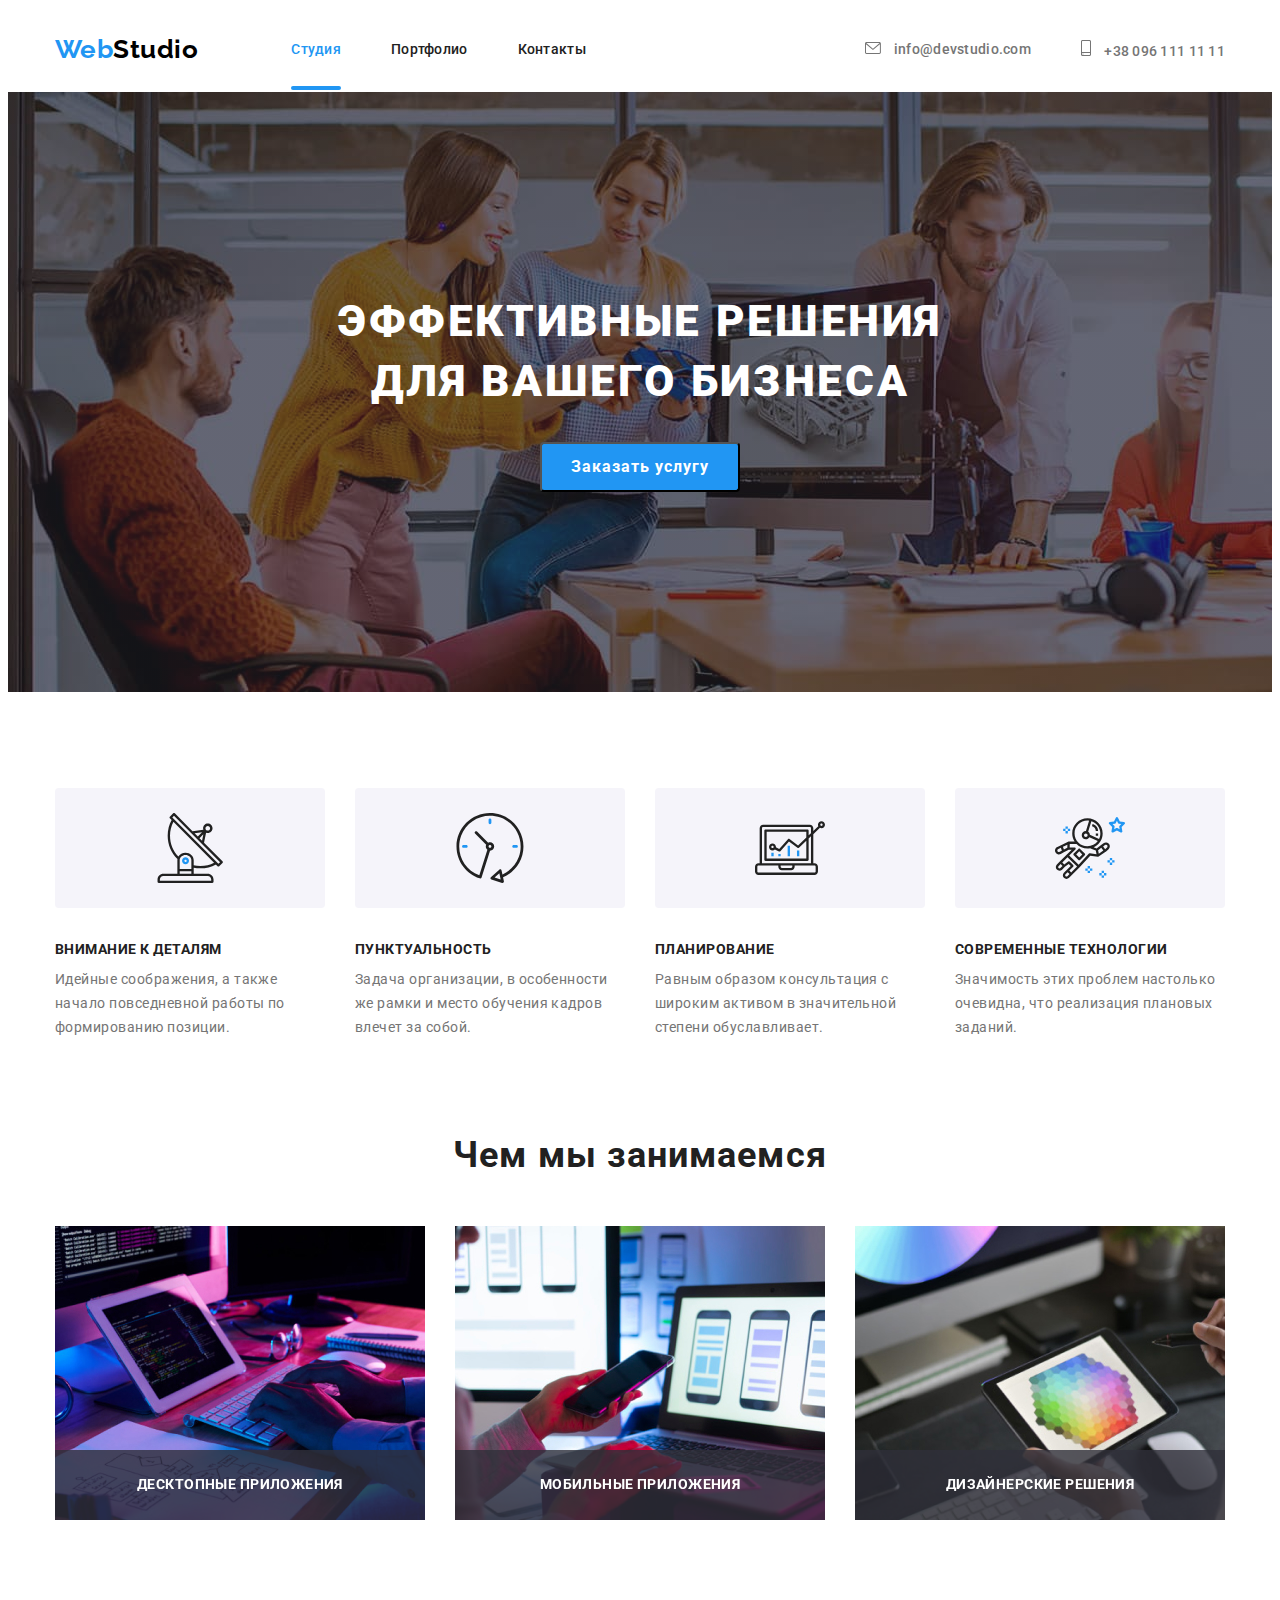
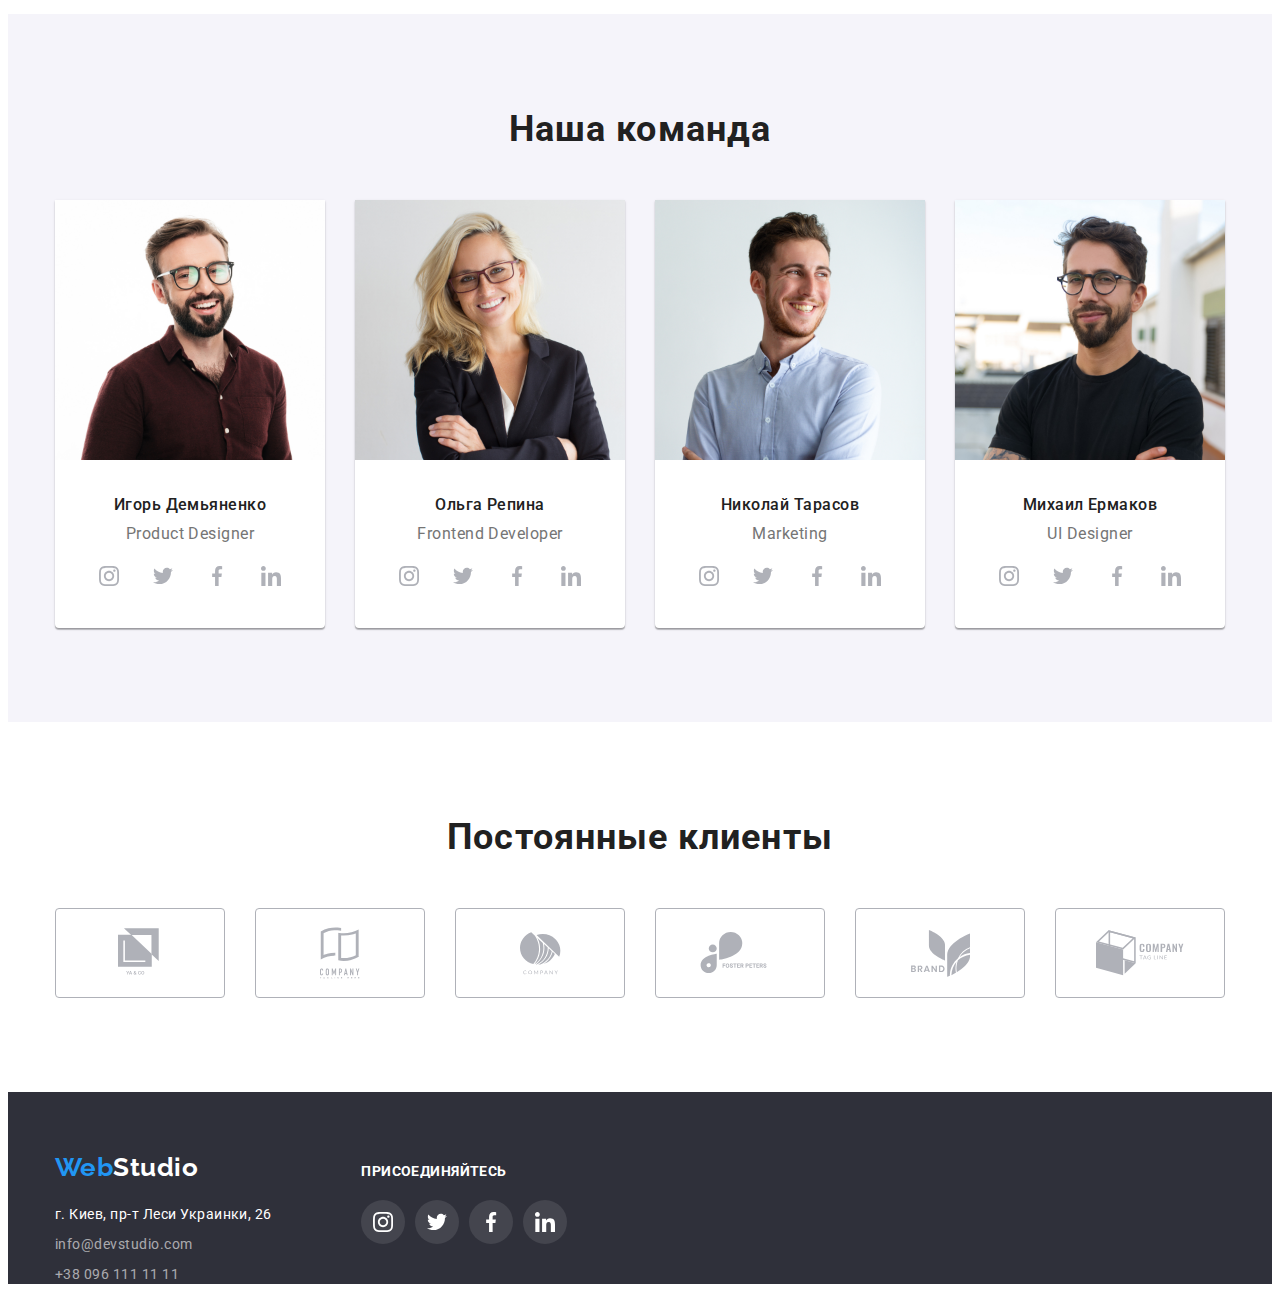
<file: index.html>
<!DOCTYPE html>
<html lang="ru">
  <head>
    <meta charset="UTF-8" />
    <meta name="viewport" content="width=device-width, initial-scale=1.0" />
    <title>Главная</title>
    <link
      rel="stylesheet"
      href="https://cdnjs.cloudflare.com/ajax/libs/modern-normalize/1.0.0/modern-normalize.css"
      integrity="sha512-Zx6MlUMKSVJoQ+83OwhdILe8cSEsCzfqThJd7J/VA2UrK6Ctj85p+xzqfyuNXE5B1k25uUdmJ2OzItbBy9GHAQ=="
      crossorigin="anonymous"
    />
    <link rel="preconnect" href="https://fonts.gstatic.com" />
    <link
      href="https://fonts.googleapis.com/css2?family=Raleway:wght@700&family=Roboto:wght@400;500;700;900&display=swap"
      rel="stylesheet"
    />
    <link rel="stylesheet" href="./css/styles.css" />
  </head>
  <body>
    <!-- шапка с навигацией -->

    <header class="header">
      <div class="container header-style">
        <nav class="nav-flex">
          <a href="./index.html" class="logo"
            >Web<span class="h-studio">Studio</span></a
          >
          <ul class="site-nav">
            <li class="item">
              <a href="./index.html" class="header-link current">Студия</a>
            </li>
            <li class="item">
              <a href="./portfolio.html" class="header-link">Портфолио</a>
            </li>
            <li class="item"><a href="#" class="header-link">Контакты</a></li>
          </ul>
        </nav>

        <ul class="container-contacts">
          <li class="item">
            <a
              href="mailto:info@devstudio.com"
              class="header-link contact-me mail"
            >
              <svg class="header-icon" width="16" height="12">
                <use href="./images/icons/symbol-defs.svg#mail"></use>
              </svg>
              info@devstudio.com</a
            >
          </li>
          <li class="item">
            <a href="tel:+380961111111" class="header-link contact-me tel">
              <svg class="header-icon" width="10" height="16">
                <use href="./images/icons/symbol-defs.svg#smartphone"></use>
              </svg>
              +38 096 111 11 11</a
            >
          </li>
        </ul>
      </div>
    </header>

    <main>
      <!--раздел-герой-->
      <section class="hero">
        <div class="hero-bg-img">
          <div class="container">
            <h1 class="hero-title">Эффективные решения для вашего бизнеса</h1>
            <button type="button" class="button" data-modal-open>
              Заказать услугу
            </button>
          </div>
        </div>
        <div class="backdrop is-hidden" data-modal>
          <div class="modal">
            <button class="close-modal" data-modal-close></button>
          </div>
        </div>
      </section>

      <!--особенности-->
      <section class="section section-features">
        <div class="container">
          <h2 class="section-title visually-hidden">Особенности</h2>
          <ul class="features-list">
            <li class="item antena">
              <h3 class="title">Внимание к деталям</h3>
              <p class="text">
                Идейные соображения, а также начало повседневной работы по
                формированию позиции.
              </p>
            </li>
            <li class="item clock">
              <h3 class="title">Пунктуальность</h3>
              <p class="text">
                Задача организации, в особенности же рамки и место обучения
                кадров влечет за собой.
              </p>
            </li>
            <li class="item diagram">
              <h3 class="title">Планирование</h3>
              <p class="text">
                Равным образом консультация с широким активом в значительной
                степени обуславливает.
              </p>
            </li>
            <li class="item astronaut">
              <h3 class="title">Современные технологии</h3>
              <p class="text">
                Значимость этих проблем настолько очевидна, что реализация
                плановых заданий.
              </p>
            </li>
          </ul>
        </div>
      </section>

      <!--чем-мы-занимаемся-->
      <section class="section work-description">
        <div class="container">
          <h2 class="section-title what-we-do">Чем мы занимаемся</h2>
          <ul class="description-list">
            <li class="item">
              <img
                src="./images/what-we-do/box_1.jpg"
                alt="програмист работает за рабочим столом, крупный план"
                width="370"
              />
              <div class="overlay">
                <p class="text">Десктопные приложения</p>
              </div>
            </li>
            <li class="item">
              <img
                src="./images/what-we-do/box_2.jpg"
                alt="веб дизайнер разрабатывает интерфейс программы для мобильного приложения"
                width="370"
              />
              <div class="overlay">
                <p class="text">Мобильные приложения</p>
              </div>
            </li>
            <li class="item">
              <img
                src="./images/what-we-do/box_3.jpg"
                alt="веб дизайнер выбирает цвет на графическом планшете"
                width="370"
              />
              <div class="overlay">
                <p class="text">Дизайнерские решения</p>
              </div>
            </li>
          </ul>
        </div>
      </section>

      <!--наша-команда-->
      <section class="our-team">
        <div class="container">
          <h2 class="section-title team">Наша команда</h2>
          <ul class="ot-list">
            <li class="item">
              <img
                src="./images/our-team/Игорь_Демьяненко.jpg"
                alt="белый улыбающийся мужчина в очках, брюнет тридцати лет с бородой"
                width="270"
              />
              <h3 class="title">Игорь Демьяненко</h3>
              <p class="position">Product Designer</p>
              <ul class="social-list">
                <li class="list">
                  <a
                    class="icon-link"
                    aria-label="instagram"
                    href="https://www.instagram.com/sviatoslav.vakarchuk/?hl=uk"
                  >
                    <svg class="social-icon" width="20" height="20">
                      <use
                        href="./images/icons/symbol-defs.svg#instagram"
                      ></use>
                    </svg>
                  </a>
                </li>
                <li class="list">
                  <a
                    class="icon-link"
                    aria-label="twitter"
                    href="https://twitter.com/s_vakarchuk?ref_src=twsrc%5Egoogle%7Ctwcamp%5Eserp%7Ctwgr%5Eauthor"
                  >
                    <svg class="social-icon" width="20" height="20">
                      <use href="./images/icons/symbol-defs.svg#twitter"></use>
                    </svg>
                  </a>
                </li>
                <li class="list">
                  <a
                    class="icon-link"
                    aria-label="facebook"
                    href="https://www.facebook.com/sviatoslav.vakarchuk/"
                  >
                    <svg class="social-icon" width="20" height="20">
                      <use href="./images/icons/symbol-defs.svg#facebook"></use>
                    </svg>
                  </a>
                </li>
                <li class="list">
                  <a
                    class="icon-link"
                    aria-label="linkedin"
                    href="https://ua.linkedin.com/"
                  >
                    <svg class="social-icon" width="20" height="20">
                      <use href="./images/icons/symbol-defs.svg#linkedin"></use>
                    </svg>
                  </a>
                </li>
              </ul>
            </li>
            <li class="item">
              <img
                src="./images/our-team/Ольга_Репина.jpg"
                alt="белая улыбающаяся женщина в очках, блондинка тридцати лет"
                width="270"
              />
              <h3 class="title">Ольга Репина</h3>
              <p class="position">Frontend Developer</p>
              <ul class="social-list">
                <li class="list">
                  <a
                    class="icon-link"
                    aria-label="instagram"
                    href="https://www.instagram.com/sviatoslav.vakarchuk/?hl=uk"
                  >
                    <svg class="social-icon" width="20" height="20">
                      <use
                        href="./images/icons/symbol-defs.svg#instagram"
                      ></use>
                    </svg>
                  </a>
                </li>
                <li class="list">
                  <a
                    class="icon-link"
                    aria-label="twitter"
                    href="https://twitter.com/s_vakarchuk?ref_src=twsrc%5Egoogle%7Ctwcamp%5Eserp%7Ctwgr%5Eauthor"
                  >
                    <svg class="social-icon" width="20" height="20">
                      <use href="./images/icons/symbol-defs.svg#twitter"></use>
                    </svg>
                  </a>
                </li>
                <li class="list">
                  <a
                    class="icon-link"
                    aria-label="facebook"
                    href="https://www.facebook.com/sviatoslav.vakarchuk/"
                  >
                    <svg class="social-icon" width="20" height="20">
                      <use href="./images/icons/symbol-defs.svg#facebook"></use>
                    </svg>
                  </a>
                </li>
                <li class="list">
                  <a
                    class="icon-link"
                    aria-label="linkedin"
                    href="https://ua.linkedin.com/"
                  >
                    <svg class="social-icon" width="20" height="20">
                      <use href="./images/icons/symbol-defs.svg#linkedin"></use>
                    </svg>
                  </a>
                </li>
              </ul>
            </li>
            <li class="item">
              <img
                src="./images/our-team/Николай_Тарасов.jpg"
                alt="белый улыбающийся мужчинах, брюнет тридцати лет с бородой"
                width="270"
              />
              <h3 class="title">Николай Тарасов</h3>
              <p class="position">Marketing</p>
              <ul class="social-list">
                <li class="list">
                  <a
                    class="icon-link"
                    aria-label="instagram"
                    href="https://www.instagram.com/sviatoslav.vakarchuk/?hl=uk"
                  >
                    <svg class="social-icon" width="20" height="20">
                      <use
                        href="./images/icons/symbol-defs.svg#instagram"
                      ></use>
                    </svg>
                  </a>
                </li>
                <li class="list">
                  <a
                    class="icon-link"
                    aria-label="twitter"
                    href="https://twitter.com/s_vakarchuk?ref_src=twsrc%5Egoogle%7Ctwcamp%5Eserp%7Ctwgr%5Eauthor"
                  >
                    <svg class="social-icon" width="20" height="20">
                      <use href="./images/icons/symbol-defs.svg#twitter"></use>
                    </svg>
                  </a>
                </li>
                <li class="list">
                  <a
                    class="icon-link"
                    aria-label="facebook"
                    href="https://www.facebook.com/sviatoslav.vakarchuk/"
                  >
                    <svg class="social-icon" width="20" height="20">
                      <use href="./images/icons/symbol-defs.svg#facebook"></use>
                    </svg>
                  </a>
                </li>
                <li class="list">
                  <a
                    class="icon-link"
                    aria-label="linkedin"
                    href="https://ua.linkedin.com/"
                  >
                    <svg class="social-icon" width="20" height="20">
                      <use href="./images/icons/symbol-defs.svg#linkedin"></use>
                    </svg>
                  </a>
                </li>
              </ul>
            </li>
            <li class="item">
              <img
                src="./images/our-team/Михаил_Ермаков.jpg"
                alt="белый мужчина в очках, брюнет тридцати лет с бородой"
                width="270"
              />
              <h3 class="title">Михаил Ермаков</h3>
              <p class="position">UI Designer</p>
              <ul class="social-list">
                <li class="list">
                  <a
                    class="icon-link"
                    aria-label="instagram"
                    href="https://www.instagram.com/sviatoslav.vakarchuk/?hl=uk"
                  >
                    <svg class="social-icon" width="20" height="20">
                      <use
                        href="./images/icons/symbol-defs.svg#instagram"
                      ></use>
                    </svg>
                  </a>
                </li>
                <li class="list">
                  <a
                    class="icon-link"
                    aria-label="twitter"
                    href="https://twitter.com/s_vakarchuk?ref_src=twsrc%5Egoogle%7Ctwcamp%5Eserp%7Ctwgr%5Eauthor"
                  >
                    <svg class="social-icon" width="20" height="20">
                      <use href="./images/icons/symbol-defs.svg#twitter"></use>
                    </svg>
                  </a>
                </li>
                <li class="list">
                  <a
                    class="icon-link"
                    aria-label="facebook"
                    href="https://www.facebook.com/sviatoslav.vakarchuk/"
                  >
                    <svg class="social-icon" width="20" height="20">
                      <use href="./images/icons/symbol-defs.svg#facebook"></use>
                    </svg>
                  </a>
                </li>
                <li class="list">
                  <a
                    class="icon-link"
                    aria-label="linkedin"
                    href="https://ua.linkedin.com/"
                  >
                    <svg class="social-icon" width="20" height="20">
                      <use href="./images/icons/symbol-defs.svg#linkedin"></use>
                    </svg>
                  </a>
                </li>
              </ul>
            </li>
          </ul>
        </div>
      </section>

      <!-- постоянные клиенты -->
      <section class="section">
        <div class="container-clients container">
          <h2 class="section-title">Постоянные клиенты</h2>
          <ul class="list-clients">
            <li class="item-client">
              <a class="link-client" href="/">
                <svg class="icon-client" width="45" height="50">
                  <use href="./images/icons/symbol-defs.svg#logo1"></use>
                </svg>
              </a>
            </li>
            <li class="item-client">
              <a class="link-client" href="/">
                <svg class="icon-client" width="40" height="52">
                  <use href="./images/icons/symbol-defs.svg#logo2"></use>
                </svg>
              </a>
            </li>
            <li class="item-client">
              <a class="link-client" href="/">
                <svg class="icon-client" width="41" height="43">
                  <use href="./images/icons/symbol-defs.svg#logo3"></use>
                </svg>
              </a>
            </li>
            <li class="item-client">
              <a class="link-client" href="/">
                <svg class="icon-client" width="80" height="42">
                  <use href="./images/icons/symbol-defs.svg#logo4"></use>
                </svg>
              </a>
            </li>
            <li class="item-client">
              <a class="link-client" href="/">
                <svg class="icon-client" width="59" height="47">
                  <use href="./images/icons/symbol-defs.svg#logo5"></use>
                </svg>
              </a>
            </li>
            <li class="item-client">
              <a class="link-client" href="/">
                <svg class="icon-client" width="88" height="46">
                  <use href="./images/icons/symbol-defs.svg#logo6"></use>
                </svg>
              </a>
            </li>
          </ul>
        </div>
      </section>
    </main>

    <!--подвал-->
    <footer class="footer">
      <div class="container">
        <div class="adress-box">
          <a href="./index.html" class="logo"
            >Web<span class="f-studio">Studio</span></a
          >
          <address class="adress">
            <span class="link">г. Киев, пр-т Леси Украинки, 26</span>
            <a class="link" href="mailto:info@devstudio.com"
              >info@devstudio.com</a
            >
            <a class="link" href="tel:+380961111111">+38 096 111 11 11</a>
          </address>
        </div>
        <div class="footer-social">
          <p class="join-in-social">присоединяйтесь</p>
          <ul class="social-list">
            <li class="list">
              <a
                class="icon-link"
                aria-label="instagram"
                href="https://www.instagram.com/sviatoslav.vakarchuk/?hl=uk"
              >
                <svg class="social-icon" width="20" height="20">
                  <use href="./images/icons/symbol-defs.svg#instagram"></use>
                </svg>
              </a>
            </li>
            <li class="list">
              <a
                class="icon-link"
                aria-label="twitter"
                href="https://twitter.com/s_vakarchuk?ref_src=twsrc%5Egoogle%7Ctwcamp%5Eserp%7Ctwgr%5Eauthor"
              >
                <svg class="social-icon" width="20" height="20">
                  <use href="./images/icons/symbol-defs.svg#twitter"></use>
                </svg>
              </a>
            </li>
            <li class="list">
              <a
                class="icon-link"
                aria-label="facebook"
                href="https://www.facebook.com/sviatoslav.vakarchuk/"
              >
                <svg class="social-icon" width="20" height="20">
                  <use href="./images/icons/symbol-defs.svg#facebook"></use>
                </svg>
              </a>
            </li>
            <li class="list">
              <a
                class="icon-link"
                aria-label="linkedin"
                href="https://ua.linkedin.com/"
              >
                <svg class="social-icon" width="20" height="20">
                  <use href="./images/icons/symbol-defs.svg#linkedin"></use>
                </svg>
              </a>
            </li>
          </ul>
        </div>
      </div>
    </footer>
    <script src="./js/modal.js"></script>
  </body>
</html>
</file>
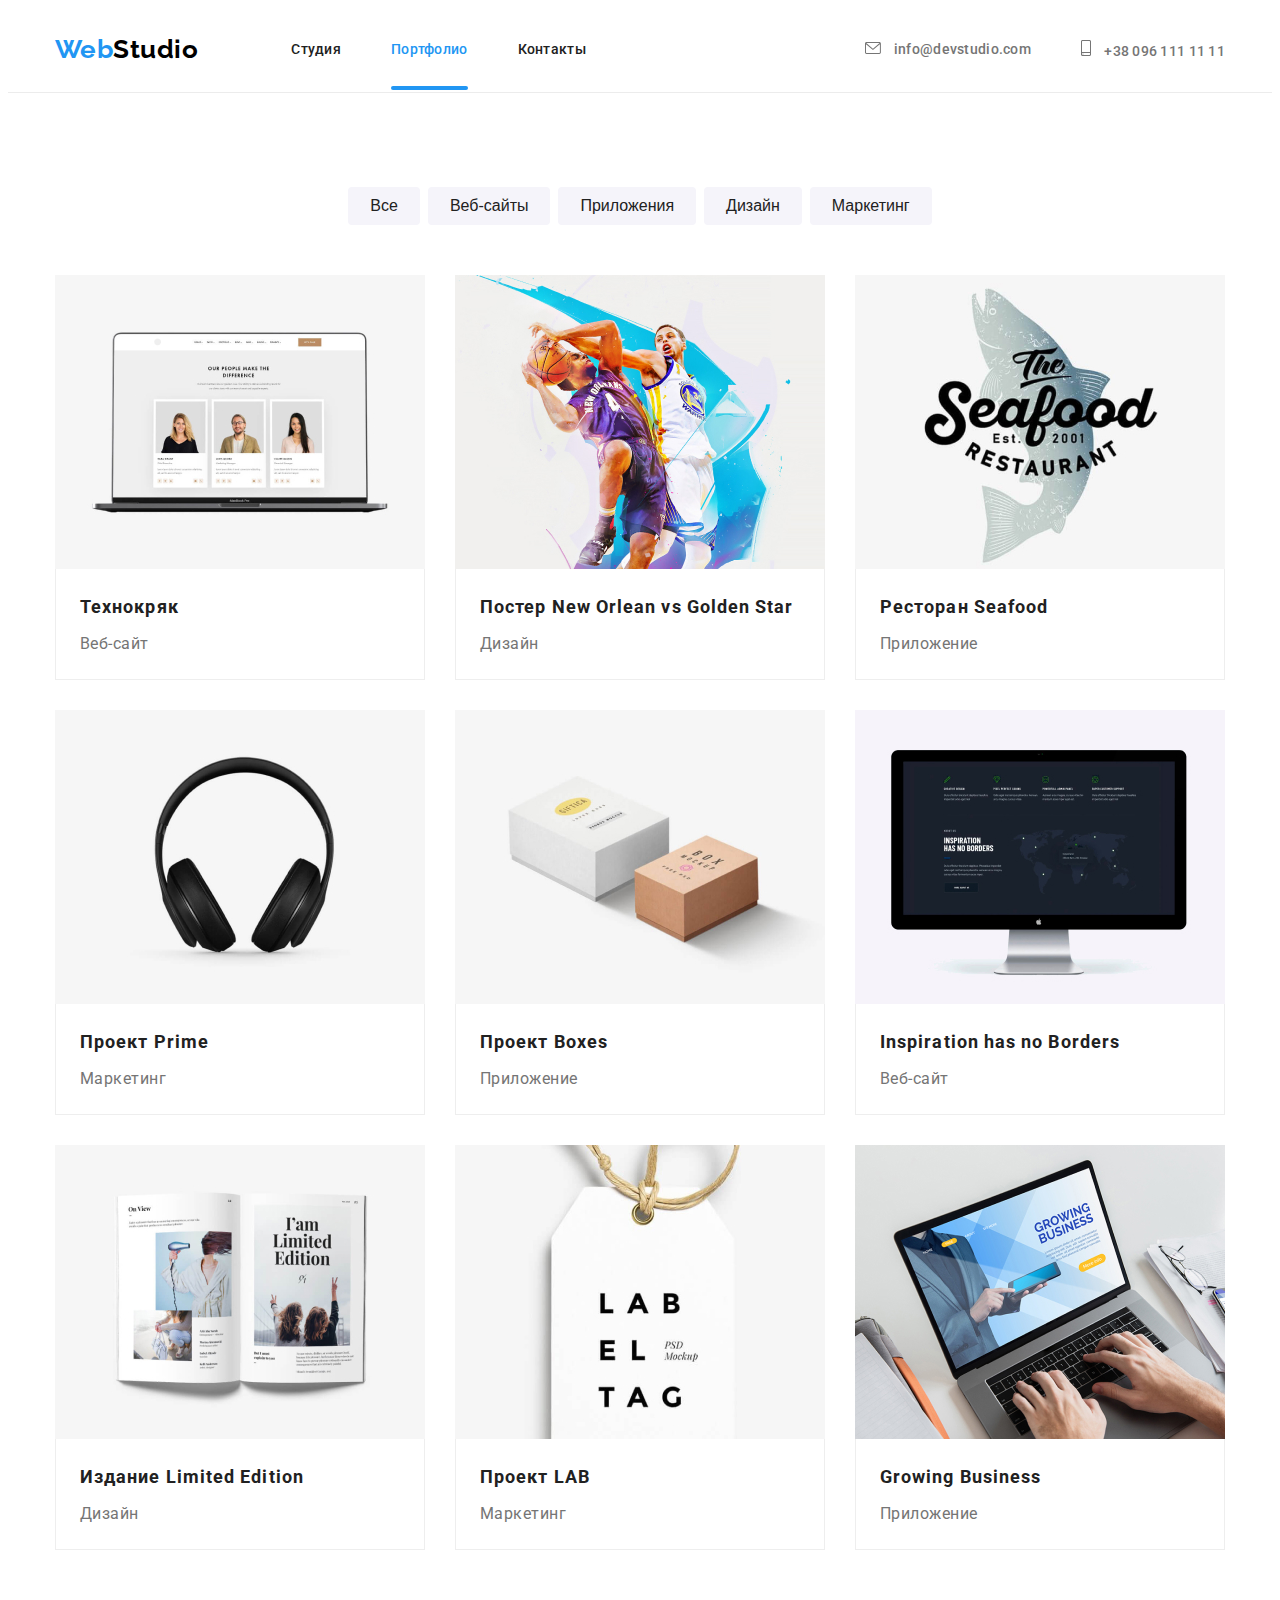
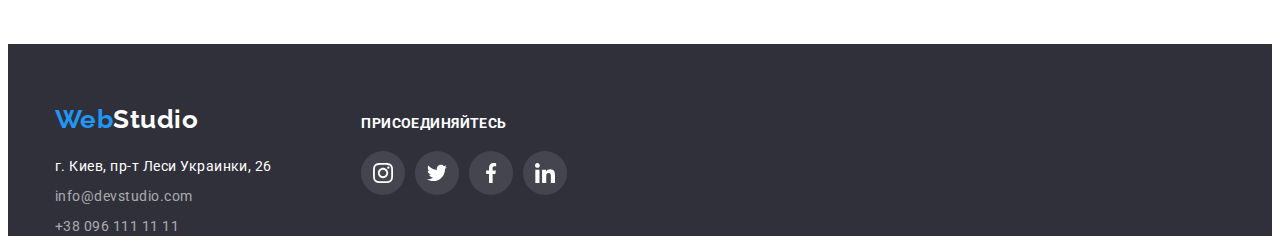
<file: portfolio.html>
<!DOCTYPE html>
<html lang="ru">
  <head>
    <meta charset="UTF-8" />
    <meta name="viewport" content="width=device-width, initial-scale=1.0" />
    <title>Портфолио</title>
    <link
      rel="stylesheet"
      href="https://cdnjs.cloudflare.com/ajax/libs/modern-normalize/1.0.0/modern-normalize.css"
      integrity="sha512-Zx6MlUMKSVJoQ+83OwhdILe8cSEsCzfqThJd7J/VA2UrK6Ctj85p+xzqfyuNXE5B1k25uUdmJ2OzItbBy9GHAQ=="
      crossorigin="anonymous"
    />
    <link rel="preconnect" href="https://fonts.gstatic.com" />
    <link
      href="https://fonts.googleapis.com/css2?family=Raleway:wght@700&family=Roboto:wght@400;500;700;900&display=swap"
      rel="stylesheet"
    />
    <link rel="stylesheet" href="./css/styles.css" />
  </head>
  <body>
    <!-- шапка с навигацией -->
    <header class="header header-line">
      <div class="container header-style">
        <nav class="nav-flex">
          <a href="./index.html" class="logo"
            >Web<span class="h-studio">Studio</span></a
          >
          <ul class="site-nav">
            <li class="item">
              <a href="./index.html" class="header-link">Студия</a>
            </li>
            <li class="item">
              <a href="./portfolio.html" class="header-link current"
                >Портфолио</a
              >
            </li>
            <li class="item"><a href="#" class="header-link">Контакты</a></li>
          </ul>
        </nav>
        <ul class="container-contacts">
          <li class="item">
            <a
              href="mailto:info@devstudio.com"
              class="header-link contact-me mail"
            >
              <svg class="header-icon" width="16" height="12">
                <use href="./images/icons/symbol-defs.svg#mail"></use>
              </svg>
              info@devstudio.com</a
            >
          </li>
          <li class="item">
            <a href="tel:+380961111111" class="header-link contact-me tel">
              <svg class="header-icon" width="10" height="16">
                <use href="./images/icons/symbol-defs.svg#smartphone"></use>
              </svg>
              +38 096 111 11 11</a
            >
          </li>
        </ul>
      </div>
    </header>

    <main>
      <section class="section portfolio-items">
        <div class="container">
          <h1 class="section-title visually-hidden">Портфолио</h1>
          <!-- кнопки фильтра -->

          <ul class="filter-items">
            <li class="item">
              <button type="button" class="button-secondary">Все</button>
            </li>
            <li class="item">
              <button type="button" class="button-secondary">Веб-сайты</button>
            </li>
            <li class="item">
              <button type="button" class="button-secondary">Приложения</button>
            </li>
            <li class="item">
              <button type="button" class="button-secondary">Дизайн</button>
            </li>
            <li class="item">
              <button type="button" class="button-secondary">Маркетинг</button>
            </li>
          </ul>

          <!-- ссылки на работы -->
          <h2 class="section-title visually-hidden">Примеры работ</h2>
          <ul class="portfolio-list">
            <li class="item">
              <a class="portfolio-link" href="#"
                ><div class="portfolio-image">
                  <img
                    src="./images/prtf/prtf1.jpg"
                    alt="Ноутбук с фотографиями людей"
                  />
                  <div class="overlay">
                    <p class="text-portfolio">
                      Технокряк это современная площадка распространения
                      коронавируса. Компании используют эту платформу для
                      цифрового шпионажа и атак на защищённые сервера
                      конкурентов.
                    </p>
                  </div>
                </div>
                <div class="item-description">
                  <h3 class="title">Технокряк</h3>
                  <p class="portfolio-index">Веб-сайт</p>
                </div></a
              >
            </li>
            <li class="item">
              <a class="portfolio-link" href="#"
                ><div class="portfolio-image">
                  <img
                    src="./images/prtf/prtf2.jpg"
                    alt="Два баскетболиста борются за мяч"
                  />
                  <div class="overlay">
                    <p class="text-portfolio">
                      Lorem ipsum dolor sit amet consectetur adipisicing elit.
                      Facilis officia tempora molestias commodi corporis. Sequi
                      laudantium amet deserunt at ipsa atque accusamus enim eos
                      ullam animi, consequatur tenetur perspiciatis
                      necessitatibus!
                    </p>
                  </div>
                </div>
                <div class="item-description">
                  <h3 class="title">Постер New Orlean vs Golden Star</h3>
                  <p class="portfolio-index">Дизайн</p>
                </div></a
              >
            </li>
            <li class="item">
              <a class="portfolio-link" href="#"
                ><div class="portfolio-image">
                  <img
                    src="./images/prtf/prtf3.jpg"
                    alt="Текст на фоне трафарета рыбы"
                  />
                  <div class="overlay">
                    <p class="text-portfolio">
                      Lorem ipsum dolor sit amet consectetur, adipisicing elit.
                      Inventore fuga accusamus eaque magnam soluta aut ducimus
                      dignissimos id blanditiis eveniet natus libero laboriosam
                      doloremque suscipit, optio vitae atque, dolorem non.
                    </p>
                  </div>
                </div>
                <div class="item-description">
                  <h3 class="title">Ресторан Seafood</h3>
                  <p class="portfolio-index">Приложение</p>
                </div></a
              >
            </li>
            <li class="item">
              <a class="portfolio-link" href="#"
                ><div class="portfolio-image">
                  <img src="./images/prtf/prtf4.jpg" alt="Наушники" />
                  <div class="overlay">
                    <p class="text-portfolio">
                      Lorem ipsum dolor sit amet consectetur, adipisicing elit.
                      Inventore fuga accusamus eaque magnam soluta aut ducimus
                      dignissimos id blanditiis eveniet natus libero laboriosam
                      doloremque suscipit, optio vitae atque, dolorem non.
                    </p>
                  </div>
                </div>
                <div class="item-description">
                  <h3 class="title">Проект Prime</h3>
                  <p class="portfolio-index">Маркетинг</p>
                </div></a
              >
            </li>
            <li class="item">
              <a class="portfolio-link" href="#"
                ><div class="portfolio-image">
                  <img
                    src="./images/prtf/prtf5.jpg"
                    alt="Две картонные коробки"
                  />
                  <div class="overlay">
                    <p class="text-portfolio">
                      Lorem ipsum dolor sit amet consectetur, adipisicing elit.
                      Inventore fuga accusamus eaque magnam soluta aut ducimus
                      dignissimos id blanditiis eveniet natus libero laboriosam
                      doloremque suscipit, optio vitae atque, dolorem non.
                    </p>
                  </div>
                </div>
                <div class="item-description">
                  <h3 class="title">Проект Boxes</h3>
                  <p class="portfolio-index">Приложение</p>
                </div></a
              >
            </li>
            <li class="item">
              <a class="portfolio-link" href="#"
                ><div class="portfolio-image">
                  <img src="./images/prtf/prtf6.jpg" alt="Монитор" />
                  <div class="overlay">
                    <p class="text-portfolio">
                      Lorem ipsum dolor sit amet consectetur, adipisicing elit.
                      Inventore fuga accusamus eaque magnam soluta aut ducimus
                      dignissimos id blanditiis eveniet natus libero laboriosam
                      doloremque suscipit, optio vitae atque, dolorem non.
                    </p>
                  </div>
                </div>
                <div class="item-description">
                  <h3 class="title">Inspiration has no Borders</h3>
                  <p class="portfolio-index">Веб-сайт</p>
                </div></a
              >
            </li>
            <li class="item">
              <a class="portfolio-link" href="#"
                ><div class="portfolio-image">
                  <img src="./images/prtf/prtf7.jpg" alt="Розкрытый журнал" />
                  <div class="overlay">
                    <p class="text-portfolio">
                      Lorem ipsum dolor sit amet consectetur, adipisicing elit.
                      Inventore fuga accusamus eaque magnam soluta aut ducimus
                      dignissimos id blanditiis eveniet natus libero laboriosam
                      doloremque suscipit, optio vitae atque, dolorem non.
                    </p>
                  </div>
                </div>
                <div class="item-description">
                  <h3 class="title">Издание Limited Edition</h3>
                  <p class="portfolio-index">Дизайн</p>
                </div></a
              >
            </li>
            <li class="item">
              <a class="portfolio-link" href="#"
                ><div class="portfolio-image">
                  <img src="./images/prtf/prtf8.jpg" alt="Бирка одежды" />
                  <div class="overlay">
                    <p class="text-portfolio">
                      Lorem ipsum dolor sit amet consectetur, adipisicing elit.
                      Inventore fuga accusamus eaque magnam soluta aut ducimus
                      dignissimos id blanditiis eveniet natus libero laboriosam
                      doloremque suscipit, optio vitae atque, dolorem non.
                    </p>
                  </div>
                </div>
                <div class="item-description">
                  <h3 class="title">Проект LAB</h3>
                  <p class="portfolio-index">Маркетинг</p>
                </div></a
              >
            </li>
            <li class="item">
              <a class="portfolio-link" href="#"
                ><div class="portfolio-image">
                  <img
                    src="./images/prtf/prtf9.jpg"
                    alt="Человек работает за ноутбуком, круплый план"
                  />
                  <div class="overlay">
                    <p class="text-portfolio">
                      Lorem ipsum dolor sit amet consectetur, adipisicing elit.
                      Inventore fuga accusamus eaque magnam soluta aut ducimus
                      dignissimos id blanditiis eveniet natus libero laboriosam
                      doloremque suscipit, optio vitae atque, dolorem non.
                    </p>
                  </div>
                </div>
                <div class="item-description">
                  <h3 class="title">Growing Business</h3>
                  <p class="portfolio-index">Приложение</p>
                </div>
              </a>
            </li>
          </ul>
        </div>
      </section>
    </main>

    <!--подвал-->
    <footer class="footer">
      <div class="container">
        <div class="adress-box">
          <a href="./index.html" class="logo"
            >Web<span class="f-studio">Studio</span></a
          >
          <address class="adress">
            <span class="link">г. Киев, пр-т Леси Украинки, 26</span>
            <a class="link" href="mailto:info@devstudio.com"
              >info@devstudio.com</a
            >
            <a class="link" href="tel:+380961111111">+38 096 111 11 11</a>
          </address>
        </div>
        <div class="footer-social">
          <p class="join-in-social">присоединяйтесь</p>
          <ul class="social-list">
            <li class="list">
              <a
                class="icon-link"
                aria-label="instagram"
                href="https://www.instagram.com/sviatoslav.vakarchuk/?hl=uk"
              >
                <svg class="social-icon" width="20" height="20">
                  <use href="./images/icons/symbol-defs.svg#instagram"></use>
                </svg>
              </a>
            </li>
            <li class="list">
              <a
                class="icon-link"
                aria-label="twitter"
                href="https://twitter.com/s_vakarchuk?ref_src=twsrc%5Egoogle%7Ctwcamp%5Eserp%7Ctwgr%5Eauthor"
              >
                <svg class="social-icon" width="20" height="20">
                  <use href="./images/icons/symbol-defs.svg#twitter"></use>
                </svg>
              </a>
            </li>
            <li class="list">
              <a
                class="icon-link"
                aria-label="facebook"
                href="https://www.facebook.com/sviatoslav.vakarchuk/"
              >
                <svg class="social-icon" width="20" height="20">
                  <use href="./images/icons/symbol-defs.svg#facebook"></use>
                </svg>
              </a>
            </li>
            <li class="list">
              <a
                class="icon-link"
                aria-label="linkedin"
                href="https://ua.linkedin.com/"
              >
                <svg class="social-icon" width="20" height="20">
                  <use href="./images/icons/symbol-defs.svg#linkedin"></use>
                </svg>
              </a>
            </li>
          </ul>
        </div>
      </div>
    </footer>
  </body>
</html>
</file>
<file: css/styles.css>
/* common */

*,
*::before,
*::after {
  box-sizing: border-box;
}

:root {
  --main-text-color: #757575;
  --secondary-text-color: #212121;
  --accent-color: #2196f3;

  --animation-duration: 250ms;
  --animation-type: cubic-bezier(0.4, 0, 0.2, 1);
}

body {
  background-color: #ffffff;
  color: #757575;
  font-family: Roboto, sans-serif;
  letter-spacing: 0.03em;
}

ul {
  list-style: none;
  margin-top: 0;
  margin-bottom: 0;
  padding: 0;
}

a {
  text-decoration: none;
  outline: none;
}

p,
h3,
h2 {
  margin-top: 0;
  margin-bottom: 0;
}

img {
  display: block;
  max-width: 100%;
  height: auto;
}

.container {
  /* outline: 2px solid gold; */
  width: 1200px;
  margin: 0 auto;
  padding-right: 15px;
  padding-left: 15px;
}

.section-title {
  color: var(--secondary-text-color);
  font-weight: 700;
  font-size: 36px;
  line-height: 1.17;
  text-align: center;
  letter-spacing: 0.03em;
}
/* основной цвет текста 757575, 100 % */
/* вторичный цвет текста 212121, 100 % */
/* акцент 2196F3, 100 % */
/* лого хедер 000000, 100 % */

/* фон FFFFFF, 100% */
/* футер + герой 2F303A, 100% */

/* хедер */
/* стилизация лого */
.header > .container {
  display: flex;
  align-items: center;
}

.logo {
  color: var(--accent-color);
  font-family: Raleway;

  font-weight: 700;
  font-size: 26px;
  line-height: 1.2;
  margin-right: 93px;
}
.h-studio {
  color: #000000;
}
.f-studio {
  color: #ffffff;
}
/* навигация */
.nav-flex {
  display: flex;
  align-items: center;
}
.site-nav {
  display: flex;
}
.site-nav > .item:not(:last-child) {
  margin-right: 50px;
}

.header-link {
  padding: 32px 0;
  display: block;
  transition: color var(--animation-duration) var(--animation-type);
}

.site-nav .header-link {
  position: relative;
}

.site-nav .header-link::after {
  content: '';

  position: absolute;
  bottom: 0;
  left: 0;
  display: block;
  width: 100%;
  height: 4px;
  border-bottom-left-radius: 2px;
  border-bottom-right-radius: 2px;
  border-top-left-radius: 2px;
  border-top-right-radius: 2px;
  background-color: var(--accent-color);
  opacity: 0;

  transition: opacity var(--animation-duration) var(--animation-type);
}

.current.header-link::after,
.site-nav .header-link:focus::after,
.site-nav .header-link:hover::after {
  opacity: 1;
}

.site-nav a {
  color: var(--secondary-text-color);

  font-weight: 500;
  font-size: 14px;
  line-height: 1.14;
  letter-spacing: 0.02em;

  /* background-color: tomato; */
}

.site-nav .current {
  color: var(--accent-color);
}

.site-nav a:hover,
.site-nav a:focus {
  cursor: pointer;
  color: var(--accent-color);
}

/* контакты хедер */

.container-contacts {
  display: flex;
  margin-left: auto;
  margin-right: 0;
  align-items: center;
}

.container-contacts .item {
  display: flex;
  align-items: center;
  /* fill: currentColor; */
}

.header-icon {
  margin-right: 10px;
  fill: currentColor;
}
.contact-me {
  color: var(--main-text-color);

  font-weight: 500;
  font-size: 14px;
  line-height: 1.14;
  letter-spacing: 0.02em;
  transition: color var(--animation-duration) var(--animation-type);
}

.mail {
  margin-left: auto;
  margin-right: 50px;
}
.tel {
  margin-right: 0;
  margin-left: 0;
}

.contact-me:hover,
.contact-me:focus {
  cursor: pointer;
  color: var(--accent-color);
}

/* герой */
.hero {
  /* background-color: #2f303a; */
  background-color: #c4c4c4;
  color: #ffffff;
}
.hero-bg-img {
  max-width: 1600px;
  height: 600px;
  background-image: linear-gradient(
      to right,
      rgba(47, 48, 58, 0.4),
      rgba(47, 48, 58, 0.4)
    ),
    url('../images/hero/hero-bg-img.jpg');
  margin-right: auto;
  margin-left: auto;
}

.hero .container {
  text-align: center;
  padding-top: 200px;
  padding-bottom: 200px;
}

.hero-title {
  font-weight: 900;
  font-size: 44px;
  line-height: 1.36;
  letter-spacing: 0.06em;
  text-transform: uppercase;
  margin: 0 auto;

  width: 696px;
}

.button {
  width: 200px;
  height: 50px;
  border-radius: 4px;
  cursor: pointer;
  margin-top: 30px;

  background-color: var(--accent-color);
  color: #ffffff;
  font-family: inherit;

  font-weight: 700;
  font-size: 16px;
  line-height: 1.87;
  letter-spacing: 0.06em;
}

.backdrop {
  position: fixed;
  top: 0;
  left: 0;
  width: 100%;
  height: 100%;
  background-color: rgba(0, 0, 0, 0.2);

  transition: opacity var(--animation-duration) var(--animation-type);
}

.modal {
  position: absolute;

  display: flex;
  flex-direction: column;
  align-items: flex-end;
  padding: 8px;

  width: 528px;
  height: 581px;
  left: 50%;
  top: 50%;
  transform: translate(-50%, -50%);

  background-color: #ffffff;
  box-shadow: 0px 1px 3px rgba(0, 0, 0, 0.12), 0px 1px 1px rgba(0, 0, 0, 0.14),
    0px 2px 1px rgba(0, 0, 0, 0.2);
  border-radius: 4px;
}

.close-modal {
  height: 30px;
  width: 30px;
  border-radius: 50%;
  border: 1px solid rgba(0, 0, 0, 0.1);
  background-color: #ffffff;
  background-image: url(../images/close-button/Vector.png);
  background-repeat: no-repeat;
  background-position: 50% 50%;
  color: #000000;
}

.is-hidden {
  opacity: 0;
  pointer-events: none;
}

/* особенности */
.visually-hidden {
  position: absolute;
  clip: rect(0 0 0 0);
  width: 1px;
  height: 1px;
  margin: -1px;
}

.section-features {
  padding-top: 96px;
  /* padding-bottom: 94px; */
}

.features-list {
  display: flex;
  text-align: left;
}

.features-list .item::before {
  content: '';
  display: inline-block;
  background-color: #f5f4fa;
  width: 270px;
  height: 120px;
  margin-bottom: 30px;
  border-radius: 4px;
  background-position: 50% 50%;
  background-repeat: no-repeat;
  background-size: 70px 70px;
}
.features-list .antena::before {
  background-image: url('../images/icons/antena.svg');
}

.features-list .clock::before {
  background-image: url('../images/icons/clock.svg');
}

.features-list .diagram::before {
  background-image: url('../images/icons/diagram.svg');
}

.features-list .astronaut::before {
  background-image: url('../images/icons/astronaut.svg');
}

.features-list > .item:not(:last-child) {
  margin-right: 30px;
}

.features-list .title {
  color: var(--secondary-text-color);
  font-weight: 700;
  font-size: 14px;
  line-height: 1.14;
  text-transform: uppercase;
}

.features-list .text {
  font-weight: 400;
  font-size: 14px;
  line-height: 1.71;
  margin-top: 10px;
}

/* чем мы занимаемся */
.work-description {
  padding-top: 94px;
  padding-bottom: 94px;
}

/* .container > .what-we-do {
  width: 376px;
  margin-left: auto;
  margin-right: auto;
} */

.description-list {
  display: flex;
  margin-top: 50px;
}

.description-list .item {
  position: relative;
  width: 370px;
}

.overlay .text {
  font-weight: bold;
  font-size: 14px;
  line-height: 1.14;
  text-align: center;
  letter-spacing: 0.03em;
  text-transform: uppercase;
  color: #ffffff;
}

.description-list .overlay {
  position: absolute;
  left: 0;
  bottom: 0;
  width: 100%;
  padding-top: 27px;
  padding-bottom: 27px;
  background-color: rgba(47, 48, 58, 0.8);
}

.description-list .item:not(:last-child) {
  margin-right: 30px;
}

/* наша команда */
.our-team {
  background-color: #f5f4fa;
  padding-top: 94px;
  padding-bottom: 94px;
}

/* .container .team {
  width: 264px;
  margin-left: auto;
  margin-right: auto;
} */

.ot-list {
  display: flex;
  justify-content: space-around;
  margin-top: 50px;
}

.ot-list .item {
  background-color: #fff;
  border-radius: 0 0 4px 4px;
  box-shadow: 0px 1px 3px rgba(0, 0, 0, 0.12), 0px 1px 1px rgba(0, 0, 0, 0.14),
    0px 2px 1px rgba(0, 0, 0, 0.2);
}
.ot-list .item:not(:last-child) {
  margin-right: 30px;
}

.ot-list .title {
  color: var(--secondary-text-color);
  font-weight: 500;
  font-size: 16px;
  line-height: 1.9;
  text-align: center;
  margin-top: 30px;
  height: 19px;
}
.ot-list .position {
  font-weight: 400;
  font-size: 16px;
  line-height: 1.9;
  text-align: center;
  margin-top: 10px;
  margin-bottom: 16px;
  height: 19px;
}

.item .social-list {
  margin-left: 32px;
  margin-right: 32px;
  margin-bottom: 30px;
}

.social-list {
  display: flex;
  /* width: 270px; */
  padding: 0;
  margin: 0;
}

.social-list .list:not(:last-child) {
  margin-right: 10px;
}

.icon-link {
  display: inline-flex;
  align-items: center;
  justify-content: center;
  padding: 0;
  border: none;
  height: 44px;
  width: 44px;
  border-radius: 50%;
  background-color: #ffffff;
  color: #afb1b8;
  transition: all var(--animation-duration) var(--animation-type);
}

.social-icon {
  fill: currentColor;
}

.icon-link:hover,
.icon-link:focus {
  background-color: var(--accent-color);
  color: #ffffff;
}

/* постоянные клиенты */

.container-clients {
  padding-top: 94px;
  padding-bottom: 94px;
}

.list-clients {
  display: flex;

  margin-top: 50px;
}

.item-client {
  display: flex;
}

.link-client {
  border: 1px solid #afb1b8;
  border-radius: 4px;
  width: 170px;
  height: 90px;

  display: inline-flex;
  align-items: center;
  justify-content: center;
  color: #afb1b8;
  transition: all var(--animation-duration) var(--animation-type);
}

.icon-client {
  fill: currentColor;
}

.link-client:hover,
.link-client:focus {
  color: var(--accent-color);
  border-color: var(--accent-color);
}

.item-client:not(:last-child) {
  margin-right: 30px;
}

/* подвал */
.footer {
  background-color: #2f303a;
  padding-top: 60px;
}

.footer .container {
  display: flex;
  align-items: baseline;
}

.adress-box {
  display: flex;
  flex-direction: column;
  align-items: flex-start;
}

.adress {
  display: flex;
  flex-direction: column;
  align-items: flex-start;
  color: #ffffff;
  font-style: normal;
  font-weight: 400;
  font-size: 14px;
  line-height: 1.71;
  margin-top: 20px;
}
.adress .link {
  height: 21px;
}

.adress .link:not(:first-child) {
  margin-top: 9px;
}

.adress a {
  color: rgba(255, 255, 255, 0.6);
  font-weight: 400;
  font-size: 14px;
  line-height: 1.71;
}

.join-in-social {
  text-transform: uppercase;
  color: #ffffff;
  font-style: normal;
  font-weight: 700;
  font-size: 14px;
  line-height: 1.14;
  letter-spacing: 0.03em;
}

.footer-social {
  margin-left: 70px;
  /* margin-top: 12px; */
}

.footer-social .social-list {
  margin-top: 20px;
}

.footer-social .icon-link {
  background-color: rgba(255, 255, 255, 0.1);
  color: #ffffff;
  transition: background-color var(--animation-duration) var(--animation-type);
}

.social-icon {
  fill: currentColor;
}

.footer-social .icon-link:hover,
.footer-social .icon-link:focus {
  background-color: var(--accent-color);
}

/* нижнее подчеркивание хедера в портфолио */
.header-line {
  border-bottom: 1px solid #ececec;
}

/* кнопки портфолио */
.portfolio-items {
  padding-top: 94px;
  padding-bottom: 94px;
}

.filter-items {
  display: flex;
  justify-content: center;
  margin-bottom: 50px;
}

.button-secondary {
  background-color: #f5f4fa;
  color: var(--secondary-text-color);
  font-weight: 500;
  font-size: 16px;
  line-height: 1.62;
  cursor: pointer;
  padding: 6px 22px;
  border: none;
  border-radius: 4px;

  text-align: center;

  transition: all var(--animation-duration) var(--animation-type);
}

.filter-items .item:not(:last-child) {
  margin-right: 8px;
}

.button-secondary:hover,
.button-secondary:focus {
  background-color: var(--accent-color);
  color: #ffffff;
  box-shadow: 0px 2px 2px 0px rgba(0, 0, 0, 0.12),
    0px 1px 2px 0px rgba(0, 0, 0, 0.08), 0px 3px 1px 0px rgba(0, 0, 0, 0.1);
}

/* портфолио */

.portfolio-list {
  /* margin-top: 50px; */
  display: flex;
  flex-wrap: wrap;
  margin-right: -30px;
  margin-top: -30px;
  /* justify-content: space-around; */
}

.portfolio-list .item {
  text-align: left;
  margin-right: 30px;
  margin-top: 30px;
  flex-basis: calc(100% / 3 - 30px);
}

.portfolio-link {
  display: block;
  transition: box-shadow var(--animation-duration) var(--animation-type);
}

.portfolio-image {
  position: relative;
  overflow: hidden;
}

.text-portfolio {
  font-weight: 400;
  font-size: 18px;
  line-height: 1.56;
  letter-spacing: 0.03em;
  color: #ffffff;
  text-align: left;
}

.portfolio-image .overlay {
  position: absolute;

  display: flex;

  width: 100%;
  height: 294px;
  background: rgba(33, 150, 243, 0.9);
  padding-right: 24px;
  padding-left: 24px;
  transition: transform var(--animation-duration) var(--animation-type);
  align-items: center;
}

.portfolio-link:focus .overlay,
.portfolio-link:hover .overlay {
  transform: translateY(-100%);
}

.portfolio-link:hover,
.portfolio-link:focus {
  box-shadow: 1px 4px 6px 0px rgba(0, 0, 0, 0.16),
    0px 4px 4px 0px rgba(0, 0, 0, 0.06), 0px 1px 1px 0px rgba(0, 0, 0, 0.12);
}

/* .portfolio-list .item:not(:nth-child(-n + 3)) {
  margin-top: 30px;
} */

.item-description {
  border-right: 1px solid #eeeeee;
  border-bottom: 1px solid #eeeeee;
  border-left: 1px solid #eeeeee;
  padding: 20px 24px;
}

.portfolio-list .title {
  color: var(--secondary-text-color);

  font-weight: 700;
  font-size: 18px;
  line-height: 2;
  letter-spacing: 0.06em;
}

.portfolio-index {
  color: var(--main-text-color);
  font-weight: 400;
  font-size: 16px;
  line-height: 1.87;
  display: inline-block;
  margin-top: 4px;
}
</file>
